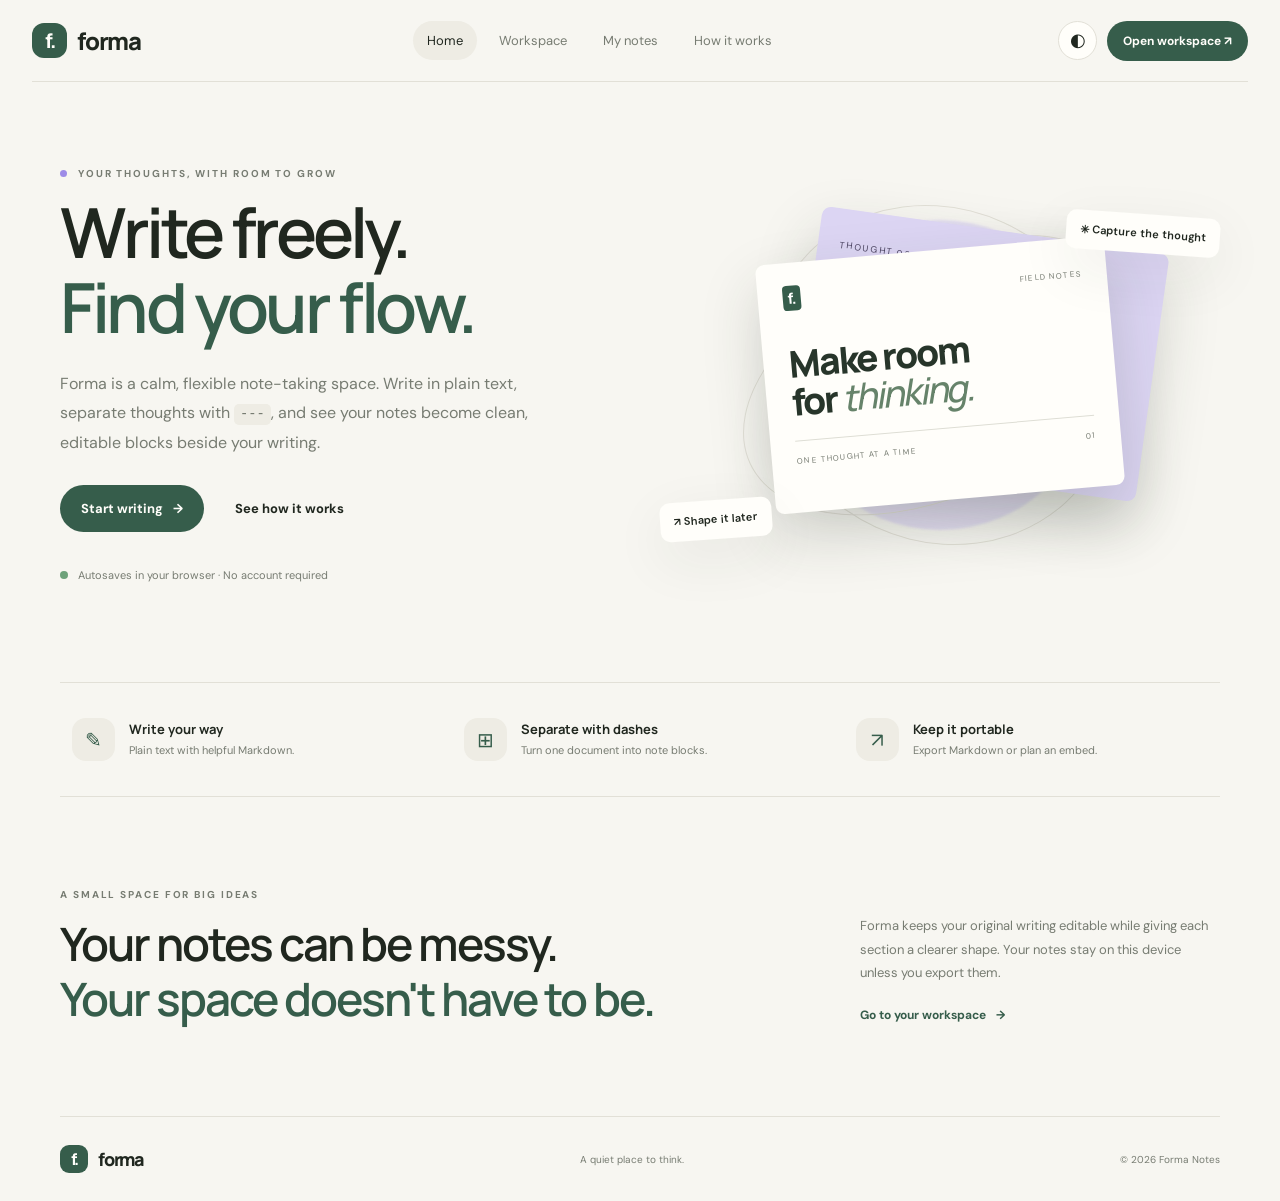
<file: index.html>
<!doctype html>
<html lang="en">
<head>
  <meta charset="utf-8">
  <meta name="viewport" content="width=device-width, initial-scale=1">
  <meta name="theme-color" content="#f7f6f1">
  <title>Forma — A home for your thoughts</title>
  <link rel="preconnect" href="https://fonts.googleapis.com">
  <link rel="preconnect" href="https://fonts.gstatic.com" crossorigin>
  <link href="https://fonts.googleapis.com/css2?family=DM+Sans:wght@400;500;600;700&family=Manrope:wght@400;500;600;700;800&display=swap" rel="stylesheet">
  <link rel="stylesheet" href="style.css">
  <script src="script.js" defer></script>
</head>
<body data-page="home">
  <header class="site-header">
    <a class="brand" href="index.html"><span class="brand-mark">f.</span><span>forma</span></a>
    <nav class="main-nav" aria-label="Main navigation">
      <a class="nav-link active" href="index.html">Home</a>
      <a class="nav-link" href="workspace.html">Workspace</a>
      <a class="nav-link" href="library.html">My notes</a>
      <a class="nav-link" href="about.html">How it works</a>
    </nav>
    <div class="header-actions">
      <button class="icon-button" id="themeToggle" type="button" aria-label="Toggle dark mode" title="Toggle dark mode">◐</button>
      <a class="button button-primary button-small" href="workspace.html">Open workspace ↗</a>
    </div>
  </header>

  <main>
    <section class="hero wrap">
      <div class="hero-copy">
        <p class="eyebrow"><span class="eyebrow-dot"></span> YOUR THOUGHTS, WITH ROOM TO GROW</p>
        <h1>Write freely.<br><em>Find your flow.</em></h1>
        <p class="hero-description">Forma is a calm, flexible note-taking space. Write in plain text, separate thoughts with <code>---</code>, and see your notes become clean, editable blocks beside your writing.</p>
        <div class="hero-actions">
          <a class="button button-primary" href="workspace.html">Start writing <span aria-hidden="true">→</span></a>
          <a class="button button-quiet" href="about.html">See how it works</a>
        </div>
        <div class="hero-proof"><span class="proof-dot"></span><span>Autosaves in your browser · No account required</span></div>
      </div>
      <div class="hero-art" aria-label="Decorative illustration of notes">
        <div class="art-orbit orbit-one"></div><div class="art-orbit orbit-two"></div>
        <div class="note-art note-art-back"><span class="note-art-label">THOUGHT 02</span><div class="skeleton-lines"></div></div>
        <div class="note-art note-art-front">
          <div class="art-topline"><span class="art-mini-mark">f.</span><span>FIELD NOTES</span></div>
          <h2>Make room<br>for <i>thinking.</i></h2>
          <div class="art-rule"></div>
          <div class="art-bottomline"><span>ONE THOUGHT AT A TIME</span><span>01</span></div>
        </div>
        <div class="floating-note note-top">✳ Capture the thought</div><div class="floating-note note-bottom">↗ Shape it later</div>
      </div>
    </section>

    <section class="feature-strip wrap">
      <article class="feature-item"><span class="feature-icon">✎</span><div><h3>Write your way</h3><p>Plain text with helpful Markdown.</p></div></article>
      <article class="feature-item"><span class="feature-icon">⊞</span><div><h3>Separate with dashes</h3><p>Turn one document into note blocks.</p></div></article>
      <article class="feature-item"><span class="feature-icon">↗</span><div><h3>Keep it portable</h3><p>Export Markdown or plan an embed.</p></div></article>
    </section>

    <section class="home-bottom wrap">
      <div><p class="eyebrow">A SMALL SPACE FOR BIG IDEAS</p><h2>Your notes can be messy.<br><span>Your space doesn't have to be.</span></h2></div>
      <div class="home-bottom-right"><p>Forma keeps your original writing editable while giving each section a clearer shape. Your notes stay on this device unless you export them.</p><a class="text-link" href="workspace.html">Go to your workspace <span>→</span></a></div>
    </section>
  </main>

  <footer class="site-footer wrap"><a class="brand footer-brand" href="index.html"><span class="brand-mark">f.</span><span>forma</span></a><span>A quiet place to think.</span><span>© <span data-year></span> Forma Notes</span></footer>
</body>
</html>
</file>
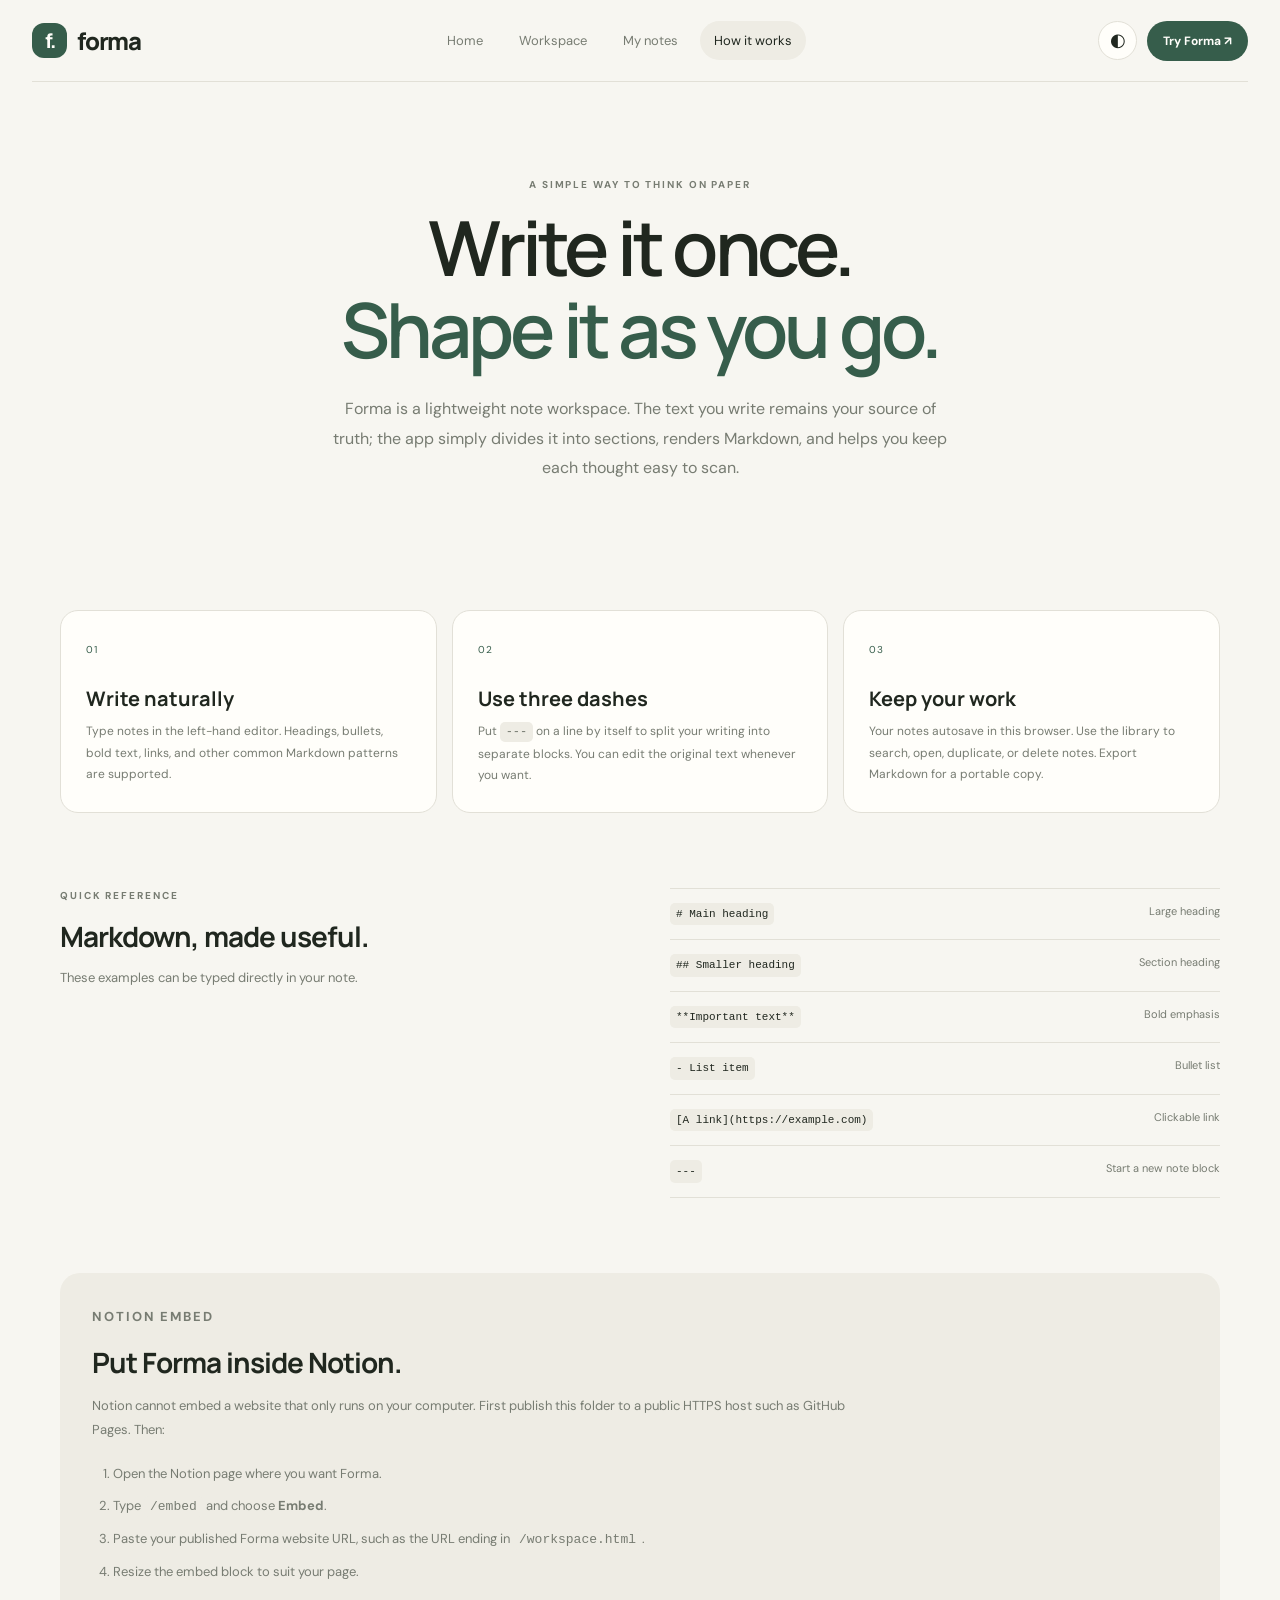
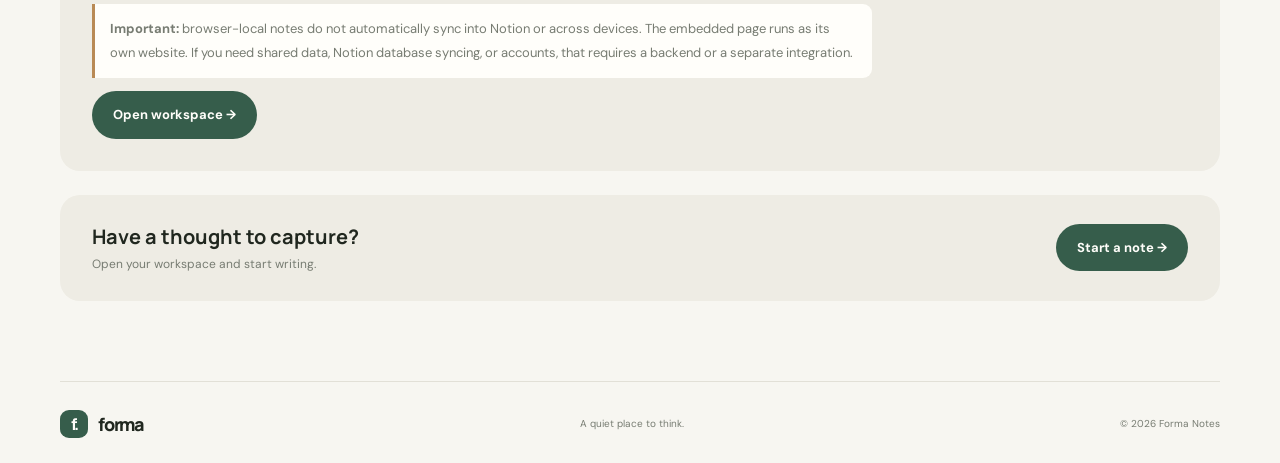
<file: about.html>
<!doctype html>
<html lang="en">
<head>
  <meta charset="utf-8"><meta name="viewport" content="width=device-width, initial-scale=1">
  <title>How it works — Forma</title>
  <link rel="preconnect" href="https://fonts.googleapis.com"><link rel="preconnect" href="https://fonts.gstatic.com" crossorigin>
  <link href="https://fonts.googleapis.com/css2?family=DM+Sans:wght@400;500;600;700&family=Manrope:wght@400;500;600;700;800&display=swap" rel="stylesheet">
  <link rel="stylesheet" href="style.css"><script src="script.js" defer></script>
</head>
<body data-page="about">
  <header class="site-header"><a class="brand" href="index.html"><span class="brand-mark">f.</span><span>forma</span></a><nav class="main-nav" aria-label="Main navigation"><a class="nav-link" href="index.html">Home</a><a class="nav-link" href="workspace.html">Workspace</a><a class="nav-link" href="library.html">My notes</a><a class="nav-link active" href="about.html">How it works</a></nav><div class="header-actions"><button class="icon-button" id="themeToggle" type="button" aria-label="Toggle dark mode">◐</button><a class="button button-primary button-small" href="workspace.html">Try Forma ↗</a></div></header>
  <main class="wrap standard-page about-page">
    <section class="about-hero"><p class="eyebrow">A SIMPLE WAY TO THINK ON PAPER</p><h1>Write it once.<br><em>Shape it as you go.</em></h1><p class="hero-description">Forma is a lightweight note workspace. The text you write remains your source of truth; the app simply divides it into sections, renders Markdown, and helps you keep each thought easy to scan.</p></section>
    <section class="about-grid">
      <article class="about-card"><span>01</span><h2>Write naturally</h2><p>Type notes in the left-hand editor. Headings, bullets, bold text, links, and other common Markdown patterns are supported.</p></article>
      <article class="about-card"><span>02</span><h2>Use three dashes</h2><p>Put <code>---</code> on a line by itself to split your writing into separate blocks. You can edit the original text whenever you want.</p></article>
      <article class="about-card"><span>03</span><h2>Keep your work</h2><p>Your notes autosave in this browser. Use the library to search, open, duplicate, or delete notes. Export Markdown for a portable copy.</p></article>
    </section>
    <section class="markdown-guide"><div><p class="eyebrow">QUICK REFERENCE</p><h2>Markdown, made useful.</h2><p class="muted">These examples can be typed directly in your note.</p></div><div class="guide-list"><div><code># Main heading</code><span>Large heading</span></div><div><code>## Smaller heading</code><span>Section heading</span></div><div><code>**Important text**</code><span>Bold emphasis</span></div><div><code>- List item</code><span>Bullet list</span></div><div><code>[A link](https://example.com)</code><span>Clickable link</span></div><div><code>---</code><span>Start a new note block</span></div></div></section>
    <section class="notion-guide" id="notion"><div><p class="eyebrow">NOTION EMBED</p><h2>Put Forma inside Notion.</h2><p>Notion cannot embed a website that only runs on your computer. First publish this folder to a public HTTPS host such as GitHub Pages. Then:</p><ol><li>Open the Notion page where you want Forma.</li><li>Type <code>/embed</code> and choose <b>Embed</b>.</li><li>Paste your published Forma website URL, such as the URL ending in <code>/workspace.html</code>.</li><li>Resize the embed block to suit your page.</li></ol><p class="guide-warning"><b>Important:</b> browser-local notes do not automatically sync into Notion or across devices. The embedded page runs as its own website. If you need shared data, Notion database syncing, or accounts, that requires a backend or a separate integration.</p><a class="button button-primary" href="workspace.html">Open workspace →</a></div></section>
    <section class="about-cta"><div><h2>Have a thought to capture?</h2><p>Open your workspace and start writing.</p></div><a class="button button-primary" href="workspace.html">Start a note →</a></section>
  </main>
  <footer class="site-footer wrap"><a class="brand footer-brand" href="index.html"><span class="brand-mark">f.</span><span>forma</span></a><span>A quiet place to think.</span><span>© <span data-year></span> Forma Notes</span></footer>
</body>
</html>
</file>
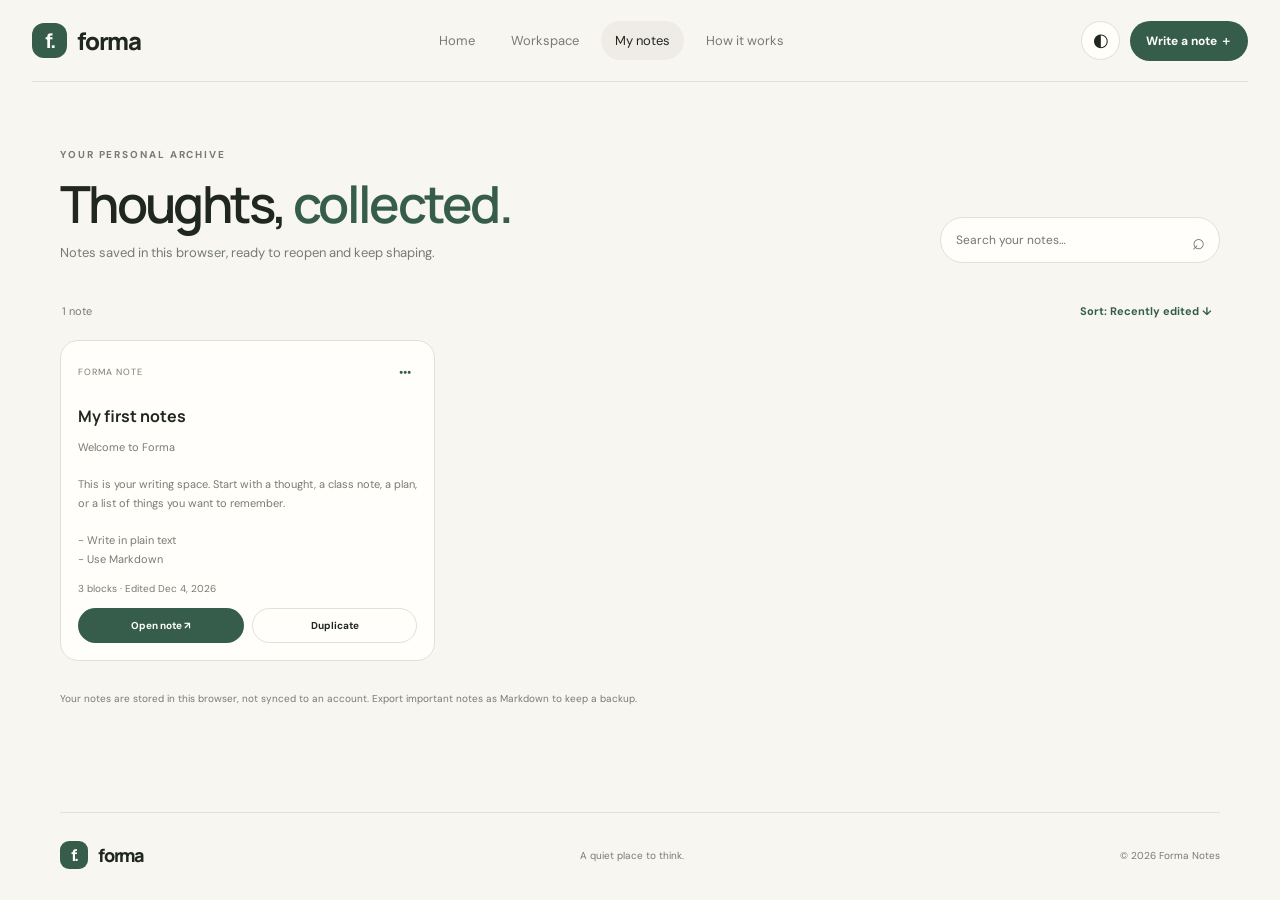
<file: library.html>
<!doctype html>
<html lang="en">
<head>
  <meta charset="utf-8"><meta name="viewport" content="width=device-width, initial-scale=1">
  <title>My notes — Forma</title>
  <link rel="preconnect" href="https://fonts.googleapis.com"><link rel="preconnect" href="https://fonts.gstatic.com" crossorigin>
  <link href="https://fonts.googleapis.com/css2?family=DM+Sans:wght@400;500;600;700&family=Manrope:wght@400;500;600;700;800&display=swap" rel="stylesheet">
  <link rel="stylesheet" href="style.css"><script src="script.js" defer></script>
</head>
<body data-page="library">
  <header class="site-header"><a class="brand" href="index.html"><span class="brand-mark">f.</span><span>forma</span></a><nav class="main-nav" aria-label="Main navigation"><a class="nav-link" href="index.html">Home</a><a class="nav-link" href="workspace.html">Workspace</a><a class="nav-link active" href="library.html">My notes</a><a class="nav-link" href="about.html">How it works</a></nav><div class="header-actions"><button class="icon-button" id="themeToggle" type="button" aria-label="Toggle dark mode">◐</button><a class="button button-primary button-small" href="workspace.html">Write a note ＋</a></div></header>
  <main class="wrap standard-page">
    <section class="page-heading library-heading"><div><p class="eyebrow">YOUR PERSONAL ARCHIVE</p><h1>Thoughts, <em>collected.</em></h1><p class="muted">Notes saved in this browser, ready to reopen and keep shaping.</p></div><div class="library-search-wrap"><label class="visually-hidden" for="librarySearch">Search notes</label><input id="librarySearch" type="search" placeholder="Search your notes…"><span>⌕</span></div></section>
    <div class="library-toolbar"><span id="libraryCount">0 notes</span><button class="text-button" id="sortNotes" type="button">Sort: Recently edited ↓</button></div>
    <section id="noteGrid" class="note-grid" aria-live="polite"></section>
    <section class="empty-state" id="emptyState"><div class="empty-symbol">✳</div><h2>A fresh page awaits.</h2><p>Start a note and it will appear here automatically.</p><a class="button button-primary" href="workspace.html">Start writing →</a></section>
    <p class="storage-note">Your notes are stored in this browser, not synced to an account. Export important notes as Markdown to keep a backup.</p>
  </main>
  <footer class="site-footer wrap"><a class="brand footer-brand" href="index.html"><span class="brand-mark">f.</span><span>forma</span></a><span>A quiet place to think.</span><span>© <span data-year></span> Forma Notes</span></footer>
  <div class="toast" id="toast" role="status" aria-live="polite"></div>
</body>
</html>
</file>
<file: style.css>
/* FORMA NOTES — shared styles */
:root{--bg:#f7f6f1;--surface:#fffefa;--surface-2:#eeece4;--ink:#20271f;--muted:#777c72;--line:#e2e0d7;--green:#365d4b;--green-dark:#274638;--lavender:#dcd5f3;--sand:#e9dfc9;--shadow:0 18px 55px rgba(38,45,35,.08)}
*{box-sizing:border-box}html{scroll-behavior:smooth}body{margin:0;background:var(--bg);color:var(--ink);font-family:"DM Sans",sans-serif;line-height:1.5;transition:background .2s,color .2s}body.dark{--bg:#171b18;--surface:#222823;--surface-2:#2b322c;--ink:#f1f1e9;--muted:#b0b6ab;--line:#3a433b;--green:#9dc3a9;--green-dark:#b4d8bf;--lavender:#4d465f;--sand:#494333;--shadow:0 18px 55px rgba(0,0,0,.2)}a{color:inherit;text-decoration:none}button,input,textarea,select{font:inherit}button{cursor:pointer}button:focus-visible,a:focus-visible,input:focus-visible,textarea:focus-visible{outline:3px solid #a7bda9;outline-offset:3px}.wrap{width:min(1160px,calc(100% - 48px));margin-inline:auto}.site-header{height:82px;width:min(1320px,calc(100% - 64px));margin:auto;display:flex;align-items:center;justify-content:space-between;gap:24px;border-bottom:1px solid var(--line)}.brand{display:inline-flex;align-items:center;gap:10px;font:800 24px Manrope,sans-serif;letter-spacing:-1.2px}.brand-mark{display:grid;place-items:center;width:35px;height:35px;background:var(--green);color:#fffefa;border-radius:12px;font-size:20px;letter-spacing:-1.5px}.main-nav{display:flex;align-items:center;gap:8px}.nav-link{font-size:13px;color:var(--muted);padding:10px 14px;border-radius:999px;transition:.2s}.nav-link:hover,.nav-link.active{background:var(--surface-2);color:var(--ink)}.header-actions{display:flex;align-items:center;gap:10px}.button{display:inline-flex;justify-content:center;align-items:center;gap:10px;border:1px solid transparent;border-radius:999px;padding:13px 20px;font-weight:700;font-size:13px;transition:transform .2s,background .2s,border-color .2s;white-space:nowrap}.button:hover{transform:translateY(-1px)}.button-primary{background:var(--green);color:#fffefa}.button-primary:hover{background:var(--green-dark)}.button-secondary{background:var(--surface);border-color:var(--line);color:var(--ink)}.button-quiet{color:var(--ink);background:transparent}.button-small{padding:10px 15px;font-size:12px}.icon-button{width:39px;height:39px;border-radius:50%;border:1px solid var(--line);background:var(--surface);color:var(--ink);display:inline-grid;place-items:center;font-size:18px}.icon-button:hover{background:var(--surface-2)}.eyebrow{font-size:10px;letter-spacing:1.9px;font-weight:700;color:var(--muted);margin:0 0 14px}.eyebrow-dot{display:inline-block;width:7px;height:7px;background:#9d8be7;border-radius:50%;margin-right:7px}.hero{min-height:600px;display:grid;grid-template-columns:1fr 1fr;align-items:center;gap:40px;padding-block:58px 72px}.hero h1,.page-heading h1,.about-hero h1{font:600 clamp(42px,5.4vw,70px)/1.08 Manrope,sans-serif;letter-spacing:-3.8px;margin:0}.hero h1 em,.page-heading h1 em,.about-hero h1 em{font-style:normal;color:var(--green)}.hero-description{max-width:500px;color:var(--muted);font-size:16px;line-height:1.85;margin:24px 0 27px}.hero-description code{font-size:.86em;background:var(--surface-2);padding:3px 6px;border-radius:5px}.hero-actions{display:flex;gap:10px;flex-wrap:wrap}.hero-proof{display:flex;align-items:center;gap:10px;margin-top:35px;color:var(--muted);font-size:11px}.proof-dot{width:8px;height:8px;border-radius:50%;background:#6ea27a}.hero-art{height:430px;position:relative;display:grid;place-items:center;isolation:isolate}.hero-art:before{content:"";position:absolute;width:310px;height:310px;border-radius:50%;background:var(--lavender);filter:blur(1px);opacity:.7;z-index:-2}.art-orbit{position:absolute;border:1px solid var(--line);border-radius:50%;transform:rotate(-25deg)}.orbit-one{width:420px;height:240px}.orbit-two{width:360px;height:330px;transform:rotate(35deg)}.note-art{position:absolute;width:min(350px,80%);height:250px;border-radius:9px;box-shadow:0 25px 60px rgba(37,48,38,.18)}.note-art-back{background:#dcd5f3;transform:translate(39px,-21px) rotate(8deg);padding:22px;color:#49415f}.note-art-label{font-size:9px;letter-spacing:1.7px}.skeleton-lines{height:70px;margin-top:55px;background:repeating-linear-gradient(to bottom,rgba(73,65,95,.25) 0 1px,transparent 1px 15px);width:75%}.note-art-front{background:#fffefa;padding:23px 25px;color:#27352a;transform:rotate(-5deg)}.art-topline,.art-bottomline{display:flex;justify-content:space-between;align-items:center;font-size:8px;letter-spacing:1.2px;color:#777c72}.art-mini-mark{font:800 15px Manrope;background:#365d4b;color:#fff;padding:2px 5px;border-radius:4px;letter-spacing:-1px}.note-art-front h2{font:800 37px/1.03 Manrope;letter-spacing:-2px;margin:34px 0 20px}.note-art-front h2 i{font-weight:500;color:#66836a}.art-rule{width:100%;height:1px;background:#deded5;margin-bottom:13px}.floating-note{position:absolute;padding:11px 14px;border-radius:10px;background:var(--surface);box-shadow:var(--shadow);font-size:11px;font-weight:600}.note-top{top:54px;right:0;transform:rotate(4deg)}.note-bottom{bottom:52px;left:0;transform:rotate(-4deg)}.feature-strip{display:grid;grid-template-columns:repeat(3,1fr);gap:16px;border-top:1px solid var(--line);border-bottom:1px solid var(--line);padding-block:28px}.feature-item{display:flex;align-items:center;gap:14px;padding:7px 12px}.feature-icon{width:43px;height:43px;border-radius:14px;display:grid;place-items:center;background:var(--surface-2);font-size:20px;color:var(--green)}.feature-item h3{font:700 13px Manrope;margin:0 0 4px}.feature-item p{font-size:11px;color:var(--muted);margin:0}.home-bottom{padding-block:90px;display:flex;justify-content:space-between;gap:35px;align-items:flex-end}.home-bottom h2{font:600 clamp(30px,4vw,46px)/1.2 Manrope;letter-spacing:-2px;margin:0}.home-bottom h2 span{color:var(--green)}.home-bottom-right{max-width:360px}.home-bottom-right p{font-size:13px;color:var(--muted);line-height:1.8;margin:0 0 18px}.text-link{font-size:12px;font-weight:700;color:var(--green)}.text-link span{padding-left:7px}.site-footer{min-height:85px;border-top:1px solid var(--line);display:flex;align-items:center;justify-content:space-between;gap:20px;color:var(--muted);font-size:10px}.footer-brand{font-size:18px;color:var(--ink)}.footer-brand .brand-mark{width:28px;height:28px;border-radius:9px;font-size:16px}.standard-page{min-height:calc(100vh - 170px);padding-block:65px 80px}.page-heading{display:flex;align-items:flex-end;justify-content:space-between;gap:25px;margin-bottom:34px}.page-heading h1{font-size:clamp(36px,4vw,54px);letter-spacing:-2.7px}.page-heading .muted{margin:12px 0 0}.muted{color:var(--muted);font-size:13px}.library-search-wrap{position:relative;width:min(280px,100%)}.library-search-wrap input{width:100%;padding:13px 38px 13px 15px;border-radius:999px;border:1px solid var(--line);background:var(--surface);color:var(--ink);font-size:12px}.library-search-wrap>span{position:absolute;right:15px;top:8px;font-size:22px;color:var(--muted)}.library-toolbar{display:flex;align-items:center;justify-content:space-between;font-size:11px;color:var(--muted);padding:0 2px 15px}.text-button{border:0;background:none;color:var(--green);font-size:11px;font-weight:700;padding:6px}.note-grid{display:grid;grid-template-columns:repeat(3,minmax(0,1fr));gap:17px}.note-card{background:var(--surface);border:1px solid var(--line);border-radius:18px;padding:17px;min-width:0;transition:transform .2s,box-shadow .2s}.note-card:hover{transform:translateY(-3px);box-shadow:var(--shadow)}.note-card-top{display:flex;justify-content:space-between;align-items:center;color:var(--muted);font-size:9px;letter-spacing:1px}.note-card h3{font:700 16px Manrope;margin:18px 0 7px;overflow-wrap:anywhere}.note-card-preview{font-size:11px;line-height:1.7;color:var(--muted);min-height:58px;overflow-wrap:anywhere;white-space:pre-wrap}.note-card-meta{font-size:10px;color:var(--muted);margin:12px 0}.note-card-actions{display:flex;gap:8px}.note-card-actions .button{flex:1;padding:9px 10px;font-size:10px}.empty-state{display:none;text-align:center;padding:65px 20px}.empty-state.visible{display:block}.empty-symbol{font-size:35px;color:var(--green)}.empty-state h2{font:700 23px Manrope;margin:12px 0 5px}.empty-state p{font-size:12px;color:var(--muted);margin:0 0 22px}.storage-note{font-size:10px;color:var(--muted);margin-top:30px}.about-hero{max-width:760px;margin:0 auto 70px;text-align:center;padding:30px 0}.about-hero h1{font-size:clamp(45px,7vw,76px)}.about-hero .hero-description{margin-inline:auto;max-width:620px}.about-grid{display:grid;grid-template-columns:repeat(3,1fr);gap:15px}.about-card{background:var(--surface);border:1px solid var(--line);border-radius:18px;padding:25px}.about-card>span{font-size:10px;color:var(--green);letter-spacing:1px}.about-card h2{font:700 20px Manrope;margin:25px 0 9px}.about-card p{font-size:12px;color:var(--muted);line-height:1.8;margin:0}.markdown-guide{display:grid;grid-template-columns:1fr 1fr;gap:60px;padding:75px 0;align-items:start}.markdown-guide h2,.notion-guide h2{font:700 28px Manrope;letter-spacing:-1px;margin:0 0 8px}.guide-list{border-top:1px solid var(--line)}.guide-list div{display:flex;justify-content:space-between;gap:15px;padding:14px 0;border-bottom:1px solid var(--line);font-size:11px}.guide-list code,code{font-family:ui-monospace,SFMono-Regular,Consolas,monospace;background:var(--surface-2);padding:3px 6px;border-radius:5px}.guide-list span{color:var(--muted)}.notion-guide{background:var(--surface-2);padding:32px;border-radius:20px;margin-bottom:24px}.notion-guide>div{max-width:780px}.notion-guide p,.notion-guide li{font-size:13px;color:var(--muted);line-height:1.85}.notion-guide ol{padding-left:21px}.notion-guide li{padding:4px 0}.guide-warning{padding:13px 15px;border-left:3px solid #b98a55;background:var(--surface);border-radius:0 9px 9px 0}.about-cta{display:flex;align-items:center;justify-content:space-between;gap:20px;background:var(--surface-2);padding:28px 32px;border-radius:20px}.about-cta h2{font:700 20px Manrope;margin:0 0 5px}.about-cta p{font-size:12px;color:var(--muted);margin:0}
/* Workspace */
.workspace-main{padding-block:36px 45px}.workspace-heading{align-items:flex-end;margin-bottom:25px}.workspace-heading h1{font-size:clamp(34px,4vw,47px)}.workspace-heading .muted{margin-top:9px;max-width:630px}.workspace-actions{display:flex;gap:7px;flex-wrap:wrap;justify-content:flex-end}.save-indicator{font-size:10px;color:var(--muted);display:flex;align-items:center;gap:7px}.status-dot,.live-pill span{width:7px;height:7px;border-radius:50%;background:#6ea27a;display:inline-block}.document-bar{display:flex;align-items:center;gap:12px;background:var(--surface);border:1px solid var(--line);border-radius:13px;padding:12px 16px;margin-bottom:16px}.document-bar>label{font-size:9px;font-weight:700;letter-spacing:1.2px;color:var(--muted);white-space:nowrap}.document-name-input{flex:1;min-width:0;border:0;background:transparent;color:var(--ink);font:700 13px Manrope;outline:none}.document-separator{height:22px;width:1px;background:var(--line)}.small-muted{font-size:9px;color:var(--muted);white-space:nowrap}.save-dot{width:6px;height:6px;border-radius:50%;background:#6ea27a}.workspace-grid{display:grid;grid-template-columns:minmax(0,1fr) minmax(0,1fr);gap:17px;align-items:stretch}.panel{background:var(--surface);border:1px solid var(--line);border-radius:19px;padding:20px;min-width:0;display:flex;flex-direction:column}.panel-heading{display:flex;align-items:center;justify-content:space-between;margin-bottom:17px}.panel-heading .eyebrow{margin-bottom:5px}.panel-heading h2{font:700 17px Manrope;margin:0}.tiny-label{font-size:9px;color:var(--muted);letter-spacing:.6px}.source-toolbar{display:flex;align-items:center;justify-content:space-between;gap:10px;border-top:1px solid var(--line);padding-top:13px;margin-bottom:8px}.source-toolbar>span{font-size:9px;letter-spacing:1.3px;font-weight:700;color:var(--muted)}.tool-buttons{display:flex;gap:4px}.tool-buttons button{min-width:28px;height:27px;padding:0 7px;border:1px solid var(--line);background:var(--surface);color:var(--ink);border-radius:7px;font-size:11px}.tool-buttons button:hover{background:var(--surface-2)}#noteInput{display:block;width:100%;flex:1;min-height:480px;resize:vertical;border:0;border-radius:9px;background:var(--surface);color:var(--ink);outline:none;padding:15px 5px;font:12px/1.9 ui-monospace,SFMono-Regular,Consolas,monospace;tab-size:2}#noteInput::placeholder{color:var(--muted)}.source-footer{display:flex;justify-content:space-between;align-items:center;gap:10px;border-top:1px solid var(--line);padding-top:11px;font-size:9px;color:var(--muted)}.source-footer code{font-size:9px}.danger-text{color:#b15e53}.render-toolbar{display:flex;align-items:center;justify-content:space-between;font-size:10px;color:var(--muted);margin-bottom:12px}.view-toggle{display:flex;align-items:center;gap:6px;cursor:pointer;font-size:10px}.view-toggle input{accent-color:var(--green)}.note-blocks{display:flex;flex-direction:column;gap:12px;min-height:120px}.note-block{background:var(--surface);border:1px solid var(--line);border-radius:13px;padding:18px 19px;overflow-wrap:anywhere;min-width:0}.note-block:nth-child(3n+2){border-left:3px solid #c5b9eb}.note-block:nth-child(3n+3){border-left:3px solid #b9cdb5}.note-block-heading{display:flex;justify-content:space-between;align-items:center;gap:10px;margin-bottom:12px}.block-label{font-size:8px;letter-spacing:1.3px;font-weight:700;color:var(--muted)}.block-actions{display:flex;gap:4px}.block-actions button{font-size:10px;color:var(--muted);background:transparent;border:1px solid var(--line);border-radius:6px;padding:4px 7px}.block-actions button:hover{background:var(--surface-2);color:var(--ink)}.rendered-markdown h1,.rendered-markdown h2,.rendered-markdown h3,.rendered-markdown h4{font-family:Manrope;letter-spacing:-.04em;line-height:1.2;margin:.1em 0 .6em}.rendered-markdown h1{font-size:24px}.rendered-markdown h2{font-size:20px}.rendered-markdown h3{font-size:16px}.rendered-markdown p,.rendered-markdown li{font-size:12px;line-height:1.85}.rendered-markdown p{margin:.35em 0 .8em}.rendered-markdown ul,.rendered-markdown ol{padding-left:1.35em}.rendered-markdown li{padding-left:.2em}.rendered-markdown blockquote{border-left:3px solid var(--green);padding-left:13px;margin:12px 0;color:var(--muted)}.rendered-markdown a{color:var(--green);text-decoration:underline;overflow-wrap:anywhere}.rendered-markdown pre{overflow:auto;padding:12px;background:var(--surface-2);border-radius:8px;font-size:11px}.rendered-markdown img{max-width:100%;height:auto;border-radius:7px}.rendered-markdown hr{border:0;border-top:1px solid var(--line)}.note-block.is-compact{padding:11px 14px}.note-block.is-compact .note-block-heading{margin-bottom:4px}.note-block.is-compact .rendered-markdown h1,.note-block.is-compact .rendered-markdown h2,.note-block.is-compact .rendered-markdown h3{font-size:14px;margin-bottom:4px}.note-block.is-compact .rendered-markdown p,.note-block.is-compact .rendered-markdown li{font-size:10px;line-height:1.55}.empty-block{color:var(--muted);font-size:12px;padding:25px;text-align:center;border:1px dashed var(--line);border-radius:12px}.embed-hint{display:flex;align-items:flex-start;gap:12px;margin-top:18px;padding:14px;background:var(--surface-2);border-radius:12px}.embed-hint-icon{display:grid;place-items:center;width:29px;height:29px;border-radius:9px;background:var(--surface);color:var(--green);flex:0 0 auto}.embed-hint strong{font-size:11px}.embed-hint p{font-size:10px;line-height:1.7;color:var(--muted);margin:4px 0 0}.embed-hint a{color:var(--green);text-decoration:underline}.workspace-footnote{display:flex;justify-content:space-between;gap:12px;color:var(--muted);font-size:9px;padding:17px 3px}.toast{position:fixed;bottom:22px;left:50%;transform:translate(-50%,20px);opacity:0;pointer-events:none;background:var(--ink);color:var(--bg);padding:11px 17px;border-radius:999px;font-size:11px;box-shadow:var(--shadow);transition:opacity .2s,transform .2s;z-index:100;max-width:calc(100% - 32px);text-align:center}.toast.show{opacity:1;transform:translate(-50%,0)}.visually-hidden{position:absolute!important;width:1px!important;height:1px!important;padding:0!important;margin:-1px!important;overflow:hidden!important;clip:rect(0,0,0,0)!important;white-space:nowrap!important;border:0!important}
@media(max-width:900px){.site-header{width:calc(100% - 36px)}.wrap{width:calc(100% - 36px)}.main-nav{gap:0}.nav-link{padding:9px 9px;font-size:11px}.hero{gap:10px;min-height:540px}.hero-art{transform:scale(.88)}.workspace-grid{grid-template-columns:1fr}.source-panel{min-height:620px}.rendered-panel{min-height:400px}}
@media(max-width:650px){.site-header{height:auto;min-height:70px;flex-wrap:wrap;padding:13px 0;gap:12px}.brand{font-size:21px}.brand-mark{width:31px;height:31px}.main-nav{order:3;width:100%;overflow:auto;justify-content:space-between}.nav-link{white-space:nowrap}.header-actions{margin-left:auto}.header-actions .button{font-size:10px;padding:9px 11px}.hero{grid-template-columns:1fr;padding-block:48px 28px;gap:5px}.hero h1{font-size:clamp(43px,12vw,60px);letter-spacing:-2.8px}.hero-description{font-size:14px}.hero-art{height:330px;transform:scale(.85);margin:-8px 0}.feature-strip{grid-template-columns:1fr;gap:10px;padding-block:17px}.feature-item{padding:7px}.home-bottom{padding-block:55px;align-items:flex-start;flex-direction:column}.site-footer{padding-block:18px;flex-wrap:wrap}.site-footer>span:nth-child(2){order:3;width:100%}.page-heading{align-items:flex-start;flex-direction:column}.page-heading h1{font-size:42px}.library-search-wrap{width:100%}.note-grid{grid-template-columns:repeat(2,minmax(0,1fr));gap:10px}.note-card{padding:12px}.note-card-actions{flex-direction:column}.about-grid{grid-template-columns:1fr}.about-card{padding:21px}.about-card h2{margin-top:15px}.markdown-guide{grid-template-columns:1fr;gap:22px;padding:48px 0}.notion-guide{padding:23px}.about-cta{align-items:flex-start;flex-direction:column;padding:23px}.workspace-main{padding-top:25px}.workspace-heading{gap:20px}.workspace-actions{justify-content:flex-start}.workspace-actions .button{padding:9px 11px}.document-bar{flex-wrap:wrap;gap:8px}.document-name-input{flex-basis:60%}.document-separator{display:none}.small-muted{font-size:8px}.panel{padding:14px}.source-panel{min-height:590px}#noteInput{min-height:420px}.note-block{padding:14px}.rendered-markdown h1{font-size:20px}.rendered-markdown h2{font-size:17px}.source-footer{align-items:flex-start}.workspace-footnote{flex-direction:column}.tiny-label{font-size:8px}}
</file>
